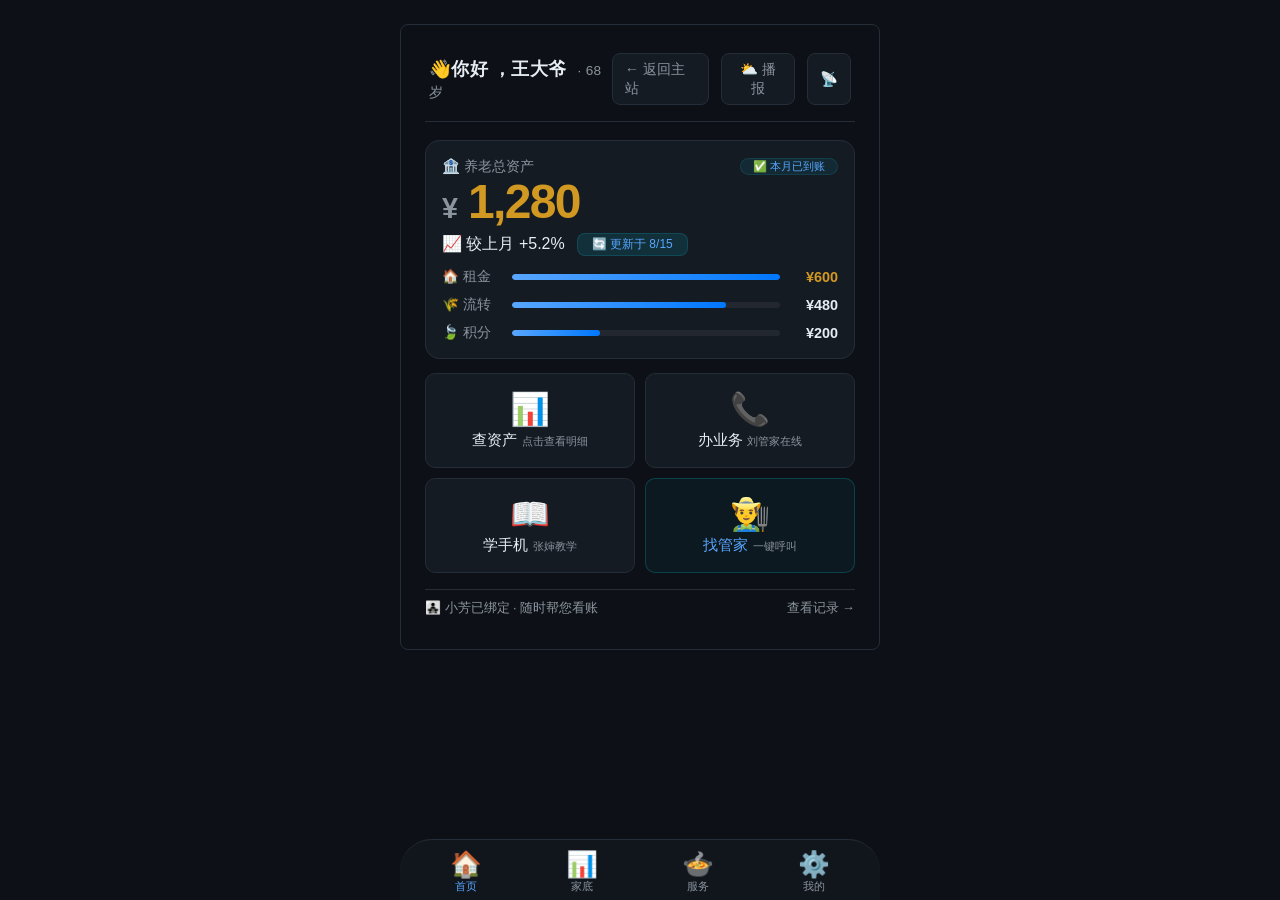
<file: elderly-demo/index.html>
<!DOCTYPE html>
<html lang="zh-CN">
<head>
    <meta charset="UTF-8" />
    <meta name="viewport" content="width=device-width, initial-scale=1.0, maximum-scale=1.5, user-scalable=yes" />
    <title>我的养老家</title>
    <style>
        /* ============================================================
               全局重置 & 科技感基础
               ============================================================ */
        * {
            margin: 0;
            padding: 0;
            box-sizing: border-box;
        }

        :root {
            --bg-primary: #0d1117;
            --bg-card: #151b23;
            --border-glass: #252d38;
            --text-primary: #e6edf3;
            --text-secondary: #8b949e;
            --text-muted: #6e7681;
            --accent-cyan: #58a6ff;
            --accent-gold: #d29922;
            --accent-rose: #f85149;
            --shadow-glow: 0 6px 20px rgba(0, 0, 0, 0.18);
            --radius-lg: 14px;
            --radius-md: 10px;
            --radius-sm: 8px;
        }

        html {
            font-size: 16px;
            -webkit-tap-highlight-color: transparent;
        }

        body {
            font-family: -apple-system, "Inter", "PingFang SC", "Helvetica Neue", sans-serif;
            background: var(--bg-primary);
            background-image: none;
            color: var(--text-primary);
            min-height: 100vh;
            display: flex;
            justify-content: center;
            align-items: flex-start;
            padding: 20px 12px 88px;
        }
        .app {
            max-width: 480px;
            width: 100%;
            background: var(--bg-primary);
            border-radius: 12px;
            position: relative;
            padding: 18px 16px 14px;
            border: 1px solid var(--border-glass);
        }
        .page {
            display: none;
            animation: fadeSlide 0.16s ease-out;
            contain: layout style;
        }
        .page.active {
            display: block;
        }

        @keyframes fadeSlide {
            0% {
                opacity: 0;
                transform: translateY(6px);
            }
            100% {
                opacity: 1;
                transform: translateY(0);
            }
        }
        .section-title {
            font-size: 1.35rem;
            font-weight: 650;
            color: var(--text-primary);
            margin-bottom: 1.2rem;
            display: flex;
            align-items: center;
            gap: 10px;
        }
        .section-title .badge {
            font-size: 0.7rem;
            background: rgba(0, 229, 255, 0.15);
            color: var(--accent-cyan);
            padding: 2px 12px;
            border-radius: 8px;
            -webkit-text-fill-color: var(--accent-cyan);
            border: 1px solid rgba(0, 229, 255, 0.2);
            font-weight: 500;
        }

        .glass-card {
            background: var(--bg-card);
            border: 1px solid var(--border-glass);
            border-radius: var(--radius-lg);
            padding: 16px;
            margin-bottom: 14px;
            transform: translateZ(0);
        }
        .glass-card:hover {
            border-color: #303a46;
        }

        .text-glow {
            text-shadow: none;
        }

        .flex-between {
            display: flex;
            justify-content: space-between;
            align-items: center;
        }
        .flex-center {
            display: flex;
            align-items: center;
            gap: 8px;
        }
        .gap-2 {
            gap: 12px;
        }
        .mt-1 {
            margin-top: 8px;
        }
        .mb-1 {
            margin-bottom: 8px;
        }
        .text-secondary {
            color: var(--text-secondary);
            font-size: 0.9rem;
        }
        .text-muted {
            color: var(--text-muted);
            font-size: 0.8rem;
        }
        .text-gold {
            color: var(--accent-gold);
        }
        .text-cyan {
            color: var(--accent-cyan);
        }
        .status-bar {
            display: flex;
            justify-content: space-between;
            align-items: center;
            padding: 0 4px 16px 4px;
            border-bottom: 1px solid var(--border-glass);
            margin-bottom: 18px;
        }
        .status-bar .user {
            font-weight: 600;
            font-size: 1.1rem;
            letter-spacing: 0.3px;
        }
        .status-bar .user span {
            color: var(--text-secondary);
            font-weight: 400;
            font-size: 0.85rem;
            margin-left: 6px;
        }
        .status-bar .actions {
            display: flex;
            gap: 12px;
        }
        .status-bar .actions .icon-btn {
            background: var(--bg-card);
            border: 1px solid var(--border-glass);
            border-radius: 8px;
            padding: 6px 12px;
            font-size: 0.9rem;
            color: var(--text-secondary);
            cursor: pointer;
            transition: background-color 0.15s, border-color 0.15s, transform 0.15s;
            font-family: inherit;
            display: flex;
            align-items: center;
            gap: 4px;
        }
        .status-bar .actions .icon-btn:active {
            transform: scale(0.94);
            background: rgba(0, 229, 255, 0.08);
        }
        .asset-hero .amount {
            font-size: 3rem;
            font-weight: 750;
            letter-spacing: -0.035em;
            color: var(--accent-gold);
            line-height: 1.1;
        }
        .asset-hero .amount .cur {
            font-size: 1.8rem;
            font-weight: 600;
            -webkit-text-fill-color: var(--text-secondary);
        }
        .asset-hero .sub {
            display: flex;
            align-items: center;
            gap: 12px;
            margin-top: 4px;
            flex-wrap: wrap;
        }
        .asset-hero .sub .tag {
            background: rgba(0, 229, 255, 0.1);
            border: 1px solid rgba(0, 229, 255, 0.15);
            border-radius: 8px;
            padding: 2px 14px;
            font-size: 0.75rem;
            color: var(--accent-cyan);
        }

        /* 收益条 */
        .income-bars {
            display: flex;
            flex-direction: column;
            gap: 10px;
            margin-top: 12px;
        }
        .income-bars .bar-item {
            display: flex;
            align-items: center;
            gap: 10px;
        }
        .income-bars .bar-item .label {
            min-width: 60px;
            font-size: 0.85rem;
            color: var(--text-secondary);
            display: flex;
            align-items: center;
            gap: 4px;
        }
        .income-bars .bar-item .track {
            flex: 1;
            height: 6px;
            background: rgba(255, 255, 255, 0.06);
            border-radius: 10px;
            overflow: hidden;
        }
        .income-bars .bar-item .track .fill {
            height: 100%;
            border-radius: 10px;
            background: linear-gradient(90deg, var(--accent-cyan), #0077ff);
            width: 0%;
            transition: width 1s ease;
        }
        .income-bars .bar-item .value {
            min-width: 48px;
            text-align: right;
            font-weight: 600;
            font-size: 0.9rem;
            color: var(--text-primary);
        }
        .income-bars .bar-item .value.gold {
            color: var(--accent-gold);
        }

        /* 快捷格 */
        .quick-grid {
            display: grid;
            grid-template-columns: 1fr 1fr;
            gap: 10px;
            margin-top: 4px;
        }
        .quick-grid .q-item {
            background: var(--bg-card);
            border: 1px solid var(--border-glass);
            border-radius: var(--radius-md);
            padding: 16px 10px;
            text-align: center;
            cursor: pointer;
            transition: transform 0.12s ease;
            will-change: transform;
            -webkit-tap-highlight-color: transparent;
        }
        .quick-grid .q-item:active {
            transform: scale(0.96);
            background: rgba(0, 229, 255, 0.04);
            border-color: rgba(0, 229, 255, 0.2);
        }
        .quick-grid .q-item .icon {
            font-size: 2rem;
            display: block;
            margin-bottom: 2px;
        }
        .quick-grid .q-item .title {
            font-size: 0.95rem;
            font-weight: 500;
        }
        .quick-grid .q-item .desc {
            font-size: 0.7rem;
            color: var(--text-secondary);
            margin-top: 2px;
        }
        .map-grid {
            display: grid;
            grid-template-columns: 1fr 1fr;
            gap: 10px;
        }
        .map-grid .plot {
            background: var(--bg-card);
            border: 1px solid var(--border-glass);
            border-radius: var(--radius-sm);
            padding: 14px 12px;
            cursor: pointer;
            transition: background-color 0.15s, border-color 0.15s, transform 0.15s;
            border-left: 3px solid var(--accent-cyan);
        }
        .map-grid .plot:active {
            transform: scale(0.97);
        }
        .map-grid .plot .p-title {
            font-weight: 600;
            display: flex;
            justify-content: space-between;
        }
        .map-grid .plot .p-title .status {
            font-size: 0.65rem;
            background: rgba(0, 229, 255, 0.1);
            color: var(--accent-cyan);
            padding: 0 10px;
            border-radius: 20px;
        }
        .map-grid .plot .p-detail {
            font-size: 0.8rem;
            color: var(--text-secondary);
            margin-top: 4px;
        }
        .map-grid .plot .p-detail .highlight {
            color: var(--accent-gold);
            font-weight: 600;
        }

        .income-list {
            display: flex;
            flex-direction: column;
            gap: 2px;
        }
        .income-list .i-row {
            display: grid;
            grid-template-columns: 1fr 0.8fr 1.2fr;
            padding: 12px 6px;
            border-bottom: 1px solid rgba(255, 255, 255, 0.04);
            font-size: 0.9rem;
            align-items: center;
        }
        .income-list .i-row:last-child {
            border-bottom: none;
        }
        .income-list .i-row .name {
            font-weight: 500;
        }
        .income-list .i-row .amount {
            font-weight: 700;
            color: var(--accent-gold);
        }
        .income-list .i-row .info {
            color: var(--text-secondary);
            font-size: 0.75rem;
            display: flex;
            align-items: center;
            gap: 6px;
            flex-wrap: wrap;
        }
        .income-list .i-row .info .dot {
            display: inline-block;
            width: 40px;
            height: 4px;
            background: rgba(255, 255, 255, 0.06);
            border-radius: 4px;
            overflow: hidden;
        }
        .income-list .i-row .info .dot .fill {
            height: 100%;
            background: var(--accent-cyan);
            border-radius: 4px;
        }
        .service-grid {
            display: grid;
            grid-template-columns: 1fr 1fr;
            gap: 12px;
        }
        .service-grid .s-card {
            background: var(--bg-card);
            border: 1px solid var(--border-glass);
            border-radius: var(--radius-md);
            padding: 16px 14px;
            cursor: pointer;
            transition: transform 0.12s ease;
            display: flex;
            flex-direction: column;
            gap: 6px;
            will-change: transform;
        }
        .service-grid .s-card:active {
            transform: scale(0.97);
            border-color: rgba(0, 229, 255, 0.2);
        }
        .service-grid .s-card .s-head {
            display: flex;
            justify-content: space-between;
            font-size: 0.8rem;
            color: var(--text-secondary);
        }
        .service-grid .s-card .s-head .manager {
            font-size: 0.65rem;
            background: rgba(255, 255, 255, 0.04);
            padding: 0 8px;
            border-radius: 20px;
        }
        .service-grid .s-card .s-title {
            font-weight: 600;
            font-size: 1.1rem;
        }
        .service-grid .s-card .s-body {
            font-size: 0.85rem;
            color: var(--text-secondary);
            display: flex;
            align-items: center;
            gap: 6px;
            flex-wrap: wrap;
        }
        .service-grid .s-card .s-body .price {
            color: var(--accent-gold);
            font-weight: 700;
            font-size: 1.2rem;
        }
        .service-grid .s-card .s-action {
            margin-top: 4px;
            background: rgba(0, 229, 255, 0.06);
            border: 1px solid rgba(0, 229, 255, 0.1);
            border-radius: 8px;
            padding: 6px 0;
            text-align: center;
            font-weight: 500;
            font-size: 0.85rem;
            color: var(--accent-cyan);
            transition: background-color 0.15s, border-color 0.15s, transform 0.15s;
        }
        .service-grid .s-card .s-action:active {
            background: rgba(0, 229, 255, 0.12);
        }
        .service-grid .s-card .s-action.primary {
            background: var(--accent-cyan);
            color: #fff;
            border: none;
        }
        .service-grid .s-card .s-action.primary:active {
            opacity: 0.7;
        }
        .profile-avatar {
            display: flex;
            align-items: center;
            gap: 16px;
            padding-bottom: 16px;
            border-bottom: 1px solid var(--border-glass);
            margin-bottom: 16px;
        }
        .profile-avatar .pic {
            width: 64px;
            height: 64px;
            border-radius: 50%;
            background: linear-gradient(135deg, var(--accent-cyan), #0077ff);
            display: flex;
            align-items: center;
            justify-content: center;
            font-size: 2rem;
            font-weight: 600;
            border: 2px solid rgba(0, 229, 255, 0.3);
        }
        .profile-avatar .info .name {
            font-size: 1.4rem;
            font-weight: 700;
        }
        .profile-avatar .info .sub {
            font-size: 0.8rem;
            color: var(--text-secondary);
        }

        .profile-menu {
            display: flex;
            flex-direction: column;
            gap: 6px;
        }
        .profile-menu .p-item {
            display: flex;
            justify-content: space-between;
            align-items: center;
            padding: 12px 12px;
            background: var(--bg-card);
            border: 1px solid var(--border-glass);
            border-radius: var(--radius-sm);
            cursor: pointer;
            transition: background-color 0.15s, border-color 0.15s, transform 0.15s;
        }
        .profile-menu .p-item:active {
            transform: scale(0.98);
        }
        .profile-menu .p-item .left {
            display: flex;
            align-items: center;
            gap: 12px;
            font-size: 0.95rem;
        }
        .profile-menu .p-item .right {
            font-size: 0.8rem;
            color: var(--text-secondary);
        }
        .profile-menu .p-item .right .badge {
            background: rgba(255, 77, 109, 0.15);
            color: var(--accent-rose);
            padding: 2px 10px;
            border-radius: 30px;
            font-size: 0.7rem;
            border: 1px solid rgba(255, 77, 109, 0.1);
        }
        .bottom-nav {
            position: fixed;
            bottom: 0;
            left: 50%;
            transform: translateX(-50%) translateZ(0);
            max-width: 480px;
            width: 100%;
            background: #11161d;
            border-top: 1px solid var(--border-glass);
            display: flex;
            justify-content: space-around;
            padding: 6px 8px env(safe-area-inset-bottom, 12px) 8px;
            border-radius: 12px 12px 0 0;
            z-index: 100;
            contain: layout style paint;
        }
        .bottom-nav .nav-item {
            background: transparent;
            border: none;
            color: var(--text-secondary);
            display: flex;
            flex-direction: column;
            align-items: center;
            gap: 1px;
            padding: 6px 12px;
            border-radius: 8px;
            cursor: pointer;
            transition: background-color 0.15s, border-color 0.15s, transform 0.15s;
            font-family: inherit;
            font-size: 0.7rem;
            -webkit-tap-highlight-color: transparent;
            min-width: 56px;
        }
        .bottom-nav .nav-item .icon {
            font-size: 1.6rem;
            line-height: 1;
        }
        .bottom-nav .nav-item.active {
            color: var(--accent-cyan);
        }
        .bottom-nav .nav-item:active {
            transform: scale(0.92);
        }
        .toast {
            position: fixed;
            bottom: 120px;
            left: 50%;
            transform: translateX(-50%) translateY(20px) translateZ(0);
            background: rgba(0, 0, 0, 0.92);
            border: 1px solid rgba(255, 255, 255, 0.06);
            color: #fff;
            padding: 12px 24px;
            border-radius: 8px;
            font-size: 0.95rem;
            font-weight: 500;
            z-index: 200;
            opacity: 0;
            transition: opacity 0.16s ease, transform 0.16s ease;
            pointer-events: none;
            max-width: 90%;
            text-align: center;
            will-change: transform, opacity;
        }
        .toast.show {
            opacity: 1;
            transform: translateX(-50%) translateY(0) translateZ(0);
        }
        @media (max-width: 420px) {
            .app {
                padding: 12px 10px;
            }
            .asset-hero .amount {
                font-size: 2.6rem;
            }
            .quick-grid {
                gap: 8px;
            }
            .service-grid {
                gap: 8px;
            }
            .income-list .i-row {
                grid-template-columns: 1fr 0.7fr 1fr;
                font-size: 0.8rem;
            }
        }
        @media (min-width: 600px) {
            body {
                padding: 24px 24px 100px 24px;
            }
            .app {
                border-radius: 8px;
                padding: 28px 24px;
            }
            .bottom-nav {
                border-radius: 32px 32px 0 0;
            }
        }
    </style>
</head>
<body>

    <div class="app" id="app">

        <!-- ===== 顶部状态栏（全局） ===== -->
        <div class="status-bar">
            <div class="user">👋你好 ，王大爷 <span>· 68岁</span></div>
            <div class="actions">
                <a href="../index.html" class="icon-btn" style="text-decoration:none;">← 返回主站</a>
                <button class="icon-btn" onclick="showToast('🔊今天多云，记得多晒太阳')">⛅ 播报</button>
                <button class="icon-btn" onclick="showToast('📡 信号稳定 · 子女已连接')">📡</button>
            </div>
        </div>

        <!-- ============================================================ -->
        <!-- 页面1：首页 -->
        <!-- ============================================================ -->
        <div class="page active" id="page-home">
            <!-- 资产卡片 -->
            <div class="glass-card asset-hero">
                <div class="flex-between">
                    <span class="text-secondary" style="font-weight:500;">🏦 养老总资产</span>
                    <span class="tag" style="background:rgba(0,229,255,0.08);border:1px solid rgba(0,229,255,0.1);border-radius:40px;padding:0 12px;font-size:0.7rem;color:var(--accent-cyan);">✅ 本月已到账</span>
                </div>
                <div class="amount">
                    <span class="cur">¥</span> 1,280
                </div>
                <div class="sub">
                    <span>📈 较上月 +5.2%</span>
                    <span class="tag">🔄 更新于 8/15</span>
                </div>

                <!-- 收益分解条 -->
                <div class="income-bars">
                    <div class="bar-item">
                        <span class="label">🏠 租金</span>
                        <div class="track"><div class="fill" style="width:100%;"></div></div>
                        <span class="value gold">¥600</span>
                    </div>
                    <div class="bar-item">
                        <span class="label">🌾 流转</span>
                        <div class="track"><div class="fill" style="width:80%;"></div></div>
                        <span class="value">¥480</span>
                    </div>
                    <div class="bar-item">
                        <span class="label">🍃 积分</span>
                        <div class="track"><div class="fill" style="width:33%;"></div></div>
                        <span class="value">¥200</span>
                    </div>
                </div>
            </div>

            <!-- 快捷功能区 -->
            <div class="quick-grid">
                <div class="q-item" onclick="showToast('📊 资产明细：宅基地 ¥600 · 流转 ¥480 · 积分 ¥200')">
                    <span class="icon">📊</span>
                    <span class="title">查资产</span>
                    <span class="desc">点击查看明细</span>
                </div>
                <div class="q-item" onclick="showToast('📞 刘管家 14:00-16:00 可上门')">
                    <span class="icon">📞</span>
                    <span class="title">办业务</span>
                    <span class="desc">刘管家在线</span>
                </div>
                <div class="q-item" onclick="showToast('📖 张婶教您用手机领钱（温馨提示，关注官方网站，注意防骗）')">
                    <span class="icon">📖</span>
                    <span class="title">学手机</span>
                    <span class="desc">张婶教学</span>
                </div>
                <div class="q-item" style="border-color:rgba(0,229,255,0.2);background:rgba(0,229,255,0.04);" onclick="showToast('📞 正在呼叫本村管家...')">
                    <span class="icon">👨‍🌾</span>
                    <span class="title" style="color:var(--accent-cyan);">找管家</span>
                    <span class="desc">一键呼叫</span>
                </div>
            </div>

            <!-- 底部提示 -->
            <div style="margin-top:16px;padding:10px 0 4px;border-top:1px solid var(--border-glass);display:flex;justify-content:space-between;align-items:center;font-size:0.8rem;color:var(--text-secondary);">
                <span>👨‍👧‍👧 小芳已绑定 · 随时帮您看账</span>
                <span style="cursor:pointer;" onclick="showToast('📋 小芳昨天帮您查了收益')">查看记录 →</span>
            </div>
        </div>

        <!-- ============================================================ -->
        <!-- 页面2：资产页 -->
        <!-- ============================================================ -->
        <div class="page" id="page-asset">
            <div class="section-title">
                📡 我的家底
                <span class="badge">🔒 区块链</span>
            </div>

            <!-- 数字地图 -->
            <div class="glass-card" style="padding:14px;">
                <div style="display:flex;justify-content:space-between;font-size:0.8rem;color:var(--text-secondary);margin-bottom:10px;">
                    <span>🗺️ 数字村地图</span>
                    <span style="font-size:0.7rem;">双指滑动查看</span>
                </div>
                <div class="map-grid">
                    <div class="plot" onclick="showToast('🏠 西头老宅 120㎡ · 信托中 · 年收益+¥600')">
                        <div class="p-title">
                            <span>🏠 西头老宅</span>
                            <span class="status">信托中</span>
                        </div>
                        <div class="p-detail">120㎡ · <span class="highlight">+¥600/年</span></div>
                        <div style="font-size:0.6rem;color:var(--text-muted);margin-top:4px;">🔒 存证于 0x...7f2a</div>
                    </div>
                    <div class="plot" onclick="showToast('🌾 东头耕地 3.2亩 · 信托中 · 年收益+¥480')">
                        <div class="p-title">
                            <span>🌾 东头耕地</span>
                            <span class="status">信托中</span>
                        </div>
                        <div class="p-detail">3.2亩 · <span class="highlight">+¥480/年</span></div>
                        <div style="font-size:0.6rem;color:var(--text-muted);margin-top:4px;">🔒 存证于 0x...b3d1</div>
                    </div>
                </div>
            </div>

            <!-- 收益明细 -->
            <div class="glass-card" style="padding:12px 12px 6px;">
                <div style="font-weight:600;margin-bottom:6px;font-size:1rem;">📊 收益明细</div>
                <div class="income-list">
                    <div class="i-row">
                        <span class="name">🏠 宅基地</span>
                        <span class="amount">¥600</span>
                        <span class="info"><span class="dot"><span class="fill" style="width:100%;"></span></span> 100% · 合同剩2年</span>
                    </div>
                    <div class="i-row">
                        <span class="name">🌾 土地流转</span>
                        <span class="amount">¥480</span>
                        <span class="info"><span class="dot"><span class="fill" style="width:80%;"></span></span> 80% · 9/15再发</span>
                    </div>
                    <div class="i-row">
                        <span class="name">🍃 绿色积分</span>
                        <span class="amount">¥200</span>
                        <span class="info"><span class="dot"><span class="fill" style="width:50%;"></span></span> 50% · 可攒100分</span>
                    </div>
                </div>
                <div style="display:flex;justify-content:space-between;align-items:center;padding:8px 4px 0;border-top:1px solid var(--border-glass);margin-top:6px;font-size:0.8rem;color:var(--text-secondary);">
                    <span>📅 下次发薪: <strong style="color:var(--accent-gold);">3天</strong></span>
                    <span style="cursor:pointer;color:var(--accent-cyan);" onclick="showToast('🎥 王叔，您的合同一切正常，放心！')">▶ 管家确认</span>
                </div>
            </div>
        </div>

        <!-- ============================================================ -->
        <!-- 页面3：服务页 -->
        <!-- ============================================================ -->
        <div class="page" id="page-service">
            <div class="section-title">
                🍲 身边服务
                <span class="badge">实时</span>
            </div>

            <div class="service-grid">
                <!-- 食堂 -->
                <div class="s-card" onclick="showSteps()">
                    <div class="s-head"><span>🍚 养老食堂</span><span class="manager">刘管家</span></div>
                    <div class="s-body"><span class="price">¥3</span> 炖白菜 · 今日推荐</div>
                    <div class="s-action primary" onclick="event.stopPropagation();showToast('📷 人脸扫描中...')">👆 按这里吃饭</div>
                </div>
                <!-- 床位 -->
                <div class="s-card" onclick="showToast('🏥 康养床位预约')">
                    <div class="s-head"><span>🛏️ 康养床位</span><span class="manager">刘管家</span></div>
                    <div class="s-body"><span style="color:var(--accent-cyan);">●</span> 有空位 · 1天=2斤玉米</div>
                    <div class="s-action" onclick="event.stopPropagation();showToast('📅 选择日期预约')">📅 预约</div>
                </div>
                <!-- 积分 -->
                <div class="s-card" onclick="showToast('♻️ 绿色积分兑换')">
                    <div class="s-head"><span>♻️ 绿色积分</span><span class="manager">刘管家</span></div>
                    <div class="s-body">再交 <span style="color:var(--accent-gold);">1次秸秆</span> 换洗衣粉</div>
                    <div class="s-action" onclick="event.stopPropagation();showToast('🎁 兑换成功！')">🎁 现在换</div>
                </div>
                <!-- 活动 -->
                <div class="s-card" onclick="showToast('🎉 乡村活动')">
                    <div class="s-head"><span>🎉 乡村活动</span><span class="manager">刘管家</span></div>
                    <div class="s-body">🎤 广场舞 · 💊 义诊</div>
                    <div class="s-action" onclick="event.stopPropagation();showToast('👥 张婶已报名')">📋 查看</div>
                </div>
            </div>

            <!-- 步骤提示 -->
            <div class="glass-card" style="padding:12px 16px;margin-top:4px;border-color:rgba(0,229,255,0.1);">
                <div style="display:flex;justify-content:space-between;font-size:0.8rem;color:var(--text-secondary);">
                    <span>📖 操作指南</span>
                    <span style="color:var(--accent-cyan);">1. 按按钮 → 2. 扫人脸 → 3. 完成</span>
                </div>
            </div>
        </div>

        <!-- ============================================================ -->
        <!-- 页面4：个人中心 -->
        <!-- ============================================================ -->
        <div class="page" id="page-profile">
            <div class="profile-avatar">
                <div class="pic">👴</div>
                <div class="info">
                    <div class="name">王大爷</div>
                    <div class="sub">🌟 已认证 · 智慧养老会员</div>
                </div>
            </div>

            <div class="profile-menu">
                <div class="p-item" onclick="showToast('👨‍👧‍👧 小芳已同步 · 教学二维码已生成')">
                    <span class="left">👨‍👧‍👧 亲情账户</span>
                    <span class="right">小芳已同步 →</span>
                </div>
                <div class="p-item" onclick="showToast('📅 预约刘管家见面')">
                    <span class="left">👨‍🌾 我的管家</span>
                    <span class="right">刘建国 · 3年 →</span>
                </div>
                <div class="p-item" onclick="showToast('🔍 大字模式已切换')">
                    <span class="left">🔍 显示模式</span>
                    <span class="right">大字 / 语音</span>
                </div>
                <div class="p-item" style="border-color:rgba(255,77,109,0.1);" onclick="showToast('📞 正在呼叫紧急联系人...')">
                    <span class="left">🛡️ 安全中心</span>
                    <span class="right"><span class="badge">紧急</span> 一键呼叫</span>
                </div>
            </div>

            <div style="margin-top:20px;text-align:center;">
                <button class="icon-btn" style="background:rgba(0,229,255,0.05);border:1px solid rgba(0,229,255,0.1);color:var(--accent-cyan);padding:10px 28px;border-radius:60px;font-size:1rem;font-weight:500;cursor:pointer;font-family:inherit;" onclick="switchPage('home')">
                    🏠 返回首页
                </button>
            </div>
        </div>

        <!-- ===== Toast ===== -->
        <div class="toast" id="toast"></div>

        <!-- ===== 底部导航 ===== -->
        <nav class="bottom-nav">
            <button class="nav-item active" data-page="home" onclick="switchPage('home')">
                <span class="icon">🏠</span>
                <span>首页</span>
            </button>
            <button class="nav-item" data-page="asset" onclick="switchPage('asset')">
                <span class="icon">📊</span>
                <span>家底</span>
            </button>
            <button class="nav-item" data-page="service" onclick="switchPage('service')">
                <span class="icon">🍲</span>
                <span>服务</span>
            </button>
            <button class="nav-item" data-page="profile" onclick="switchPage('profile')">
                <span class="icon">⚙️</span>
                <span>我的</span>
            </button>
        </nav>
    </div>

    <script>
        // ================================================================
        // 页面切换
        // ================================================================
        function switchPage(pageId) {
            document.querySelectorAll('.page').forEach(p => p.classList.remove('active'));
            const target = document.getElementById('page-' + pageId);
            if (target) target.classList.add('active');

            document.querySelectorAll('.nav-item').forEach(item => {
                item.classList.toggle('active', item.dataset.page === pageId);
            });
            window.scrollTo({ top: 0, behavior: 'instant' });
        }

        // ================================================================
        // Toast 提示
        // ================================================================
        let toastTimer;

        function showToast(msg) {
            const el = document.getElementById('toast');
            el.textContent = msg;
            el.classList.add('show');
            clearTimeout(toastTimer);
            toastTimer = setTimeout(() => el.classList.remove('show'), 2200);
        }

        // ================================================================
        // 服务步骤高亮
        // ================================================================
        function showSteps() {
            showToast('📖 1.按红色按钮 → 2.对准人脸 → 3.听到"滴"声');
            const guide = document.querySelector('.glass-card:last-child');
            if (guide) {
                guide.style.borderColor = 'var(--accent-cyan)';
                guide.style.background = 'rgba(0,229,255,0.04)';
                setTimeout(() => {
                    guide.style.borderColor = 'rgba(0,229,255,0.1)';
                    guide.style.background = 'var(--bg-card)';
                }, 600);
            }
        }

        // ================================================================
        // 初始化：动态加载完成
        // ================================================================
        console.log('🚀 我的养老家 · 智享版');
        // 收益条动画：用 rAF 避免 layout thrashing
        requestAnimationFrame(function () {
            document.querySelectorAll('.bar-item .fill').forEach(function (el) {
                var w = el.style.width;
                el.style.width = '0%';
                requestAnimationFrame(function () {
                    requestAnimationFrame(function () {
                        el.style.width = w;
                    });
                });
            });
        });
    </script>

</body>
</html>
</file>
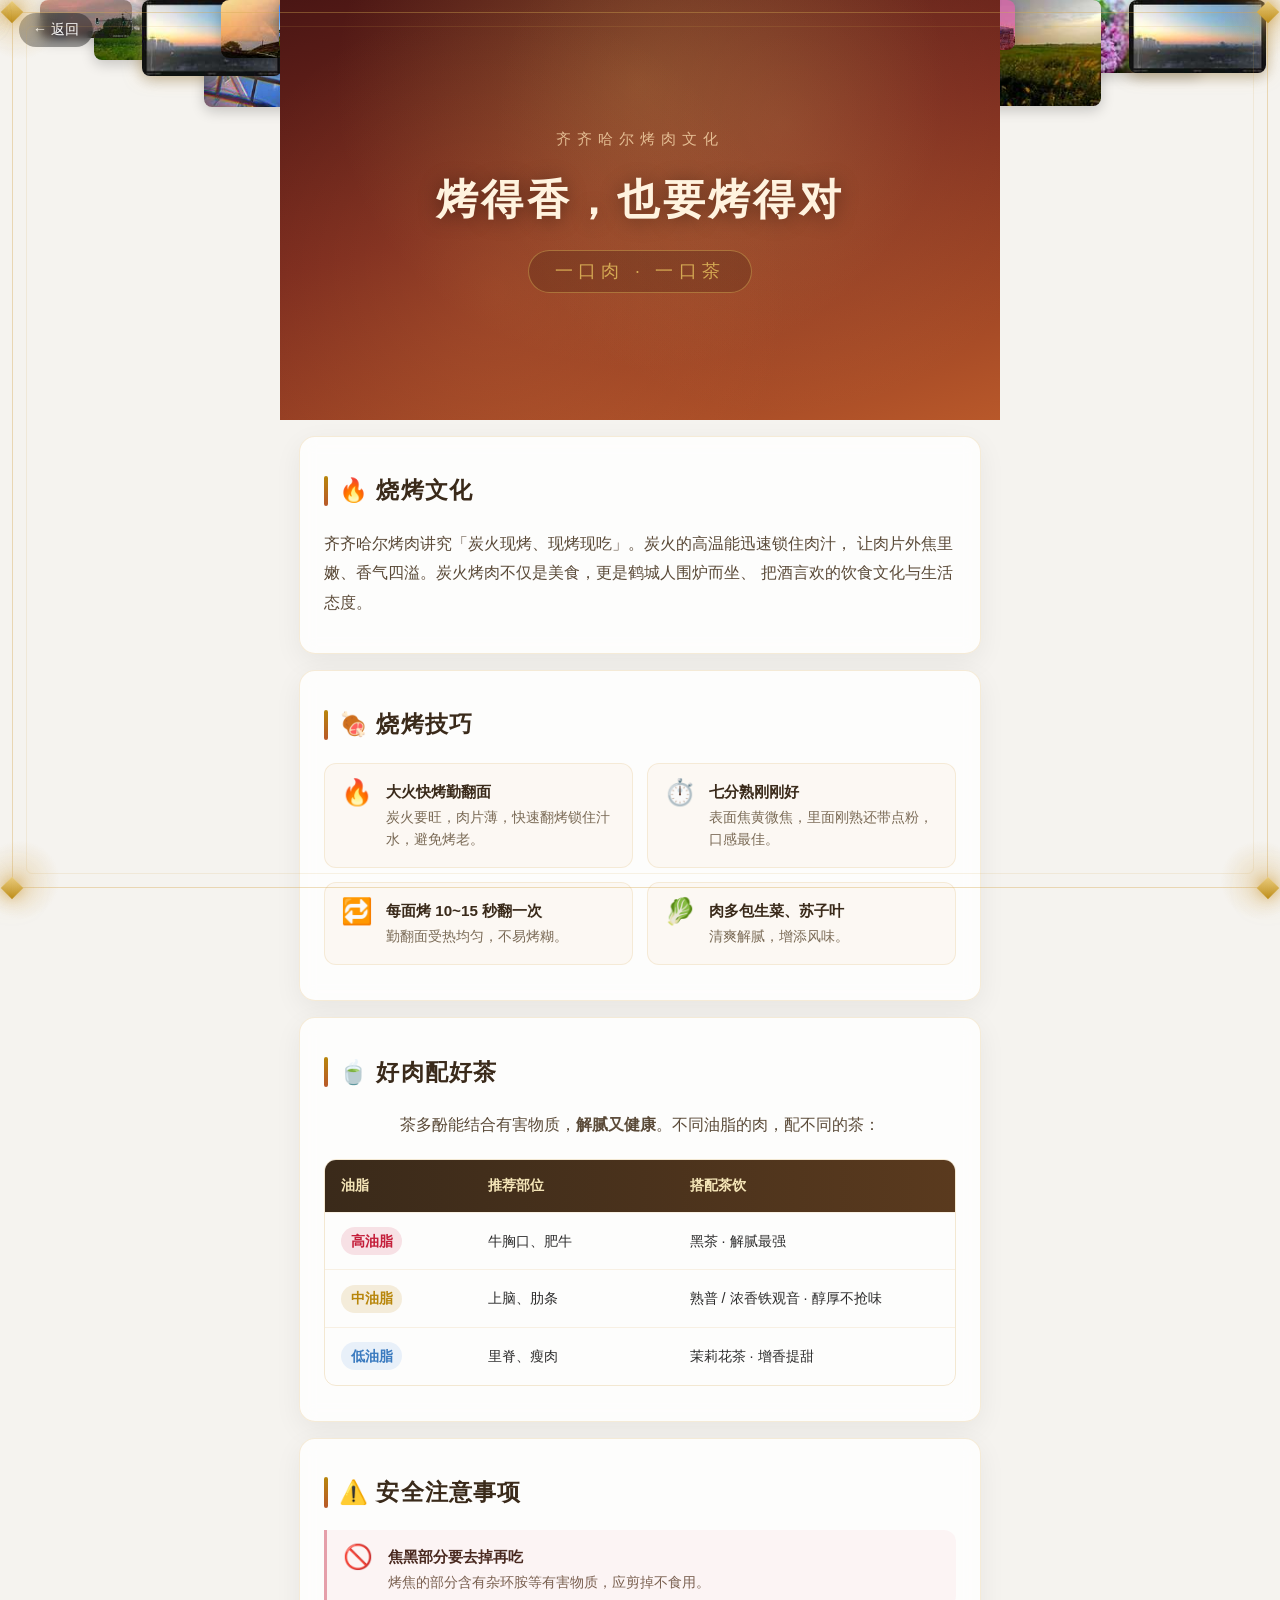
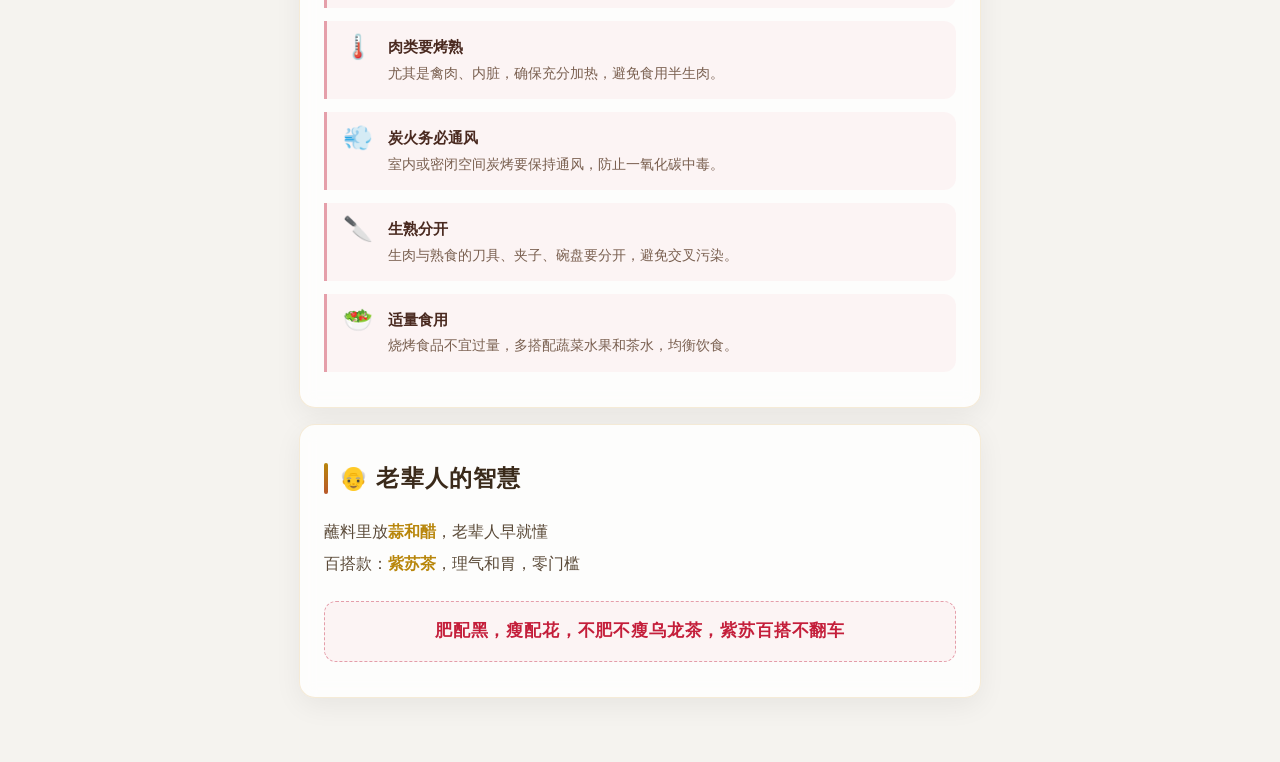
<file: bbq-culture.html>
<!DOCTYPE html>
<html lang="zh-CN">
<head>
  <meta charset="UTF-8">
  <meta name="viewport" content="width=device-width, initial-scale=1.0">
  <title>齐齐哈尔烤肉文化 · 安全指南</title>
  <link rel="stylesheet" href="css/global.css">
  <link rel="stylesheet" href="css/bbq.css">
  <link rel="stylesheet" href="css/transition.css">
  <link rel="stylesheet" href="css/falling.css">
  <link rel="stylesheet" href="css/border.css">
  <link rel="stylesheet" href="css/ripple.css">
</head>
<body>

  <!-- 灵动边框线 -->
  <div class="page-border">
    <div class="frame frame-outer"></div>
    <div class="frame frame-inner"></div>
    <span class="edge edge-h edge-top"></span>
    <span class="edge edge-h edge-bottom"></span>
    <span class="edge edge-v edge-left"></span>
    <span class="edge edge-v edge-right"></span>
    <span class="corner-diamond cd-tl"></span>
    <span class="corner-diamond cd-tr"></span>
    <span class="corner-diamond cd-bl"></span>
    <span class="corner-diamond cd-br"></span>
    <span class="corner-glow cg-tl"></span>
    <span class="corner-glow cg-tr"></span>
    <span class="corner-glow cg-bl"></span>
    <span class="corner-glow cg-br"></span>
    <span class="comet comet-h ch-1"></span>
    <span class="comet comet-h ch-2"></span>
    <span class="comet comet-h ch-3"></span>
    <span class="comet comet-h ch-4 ch-bottom"></span>
    <span class="comet comet-v cv-1"></span>
    <span class="comet comet-v cv-2 cv-right"></span>
  </div>

  <!-- 页面转场帷幕 -->
  <div id="page-trans-overlay" class="page-trans-overlay">
    <div class="trans-curtain left"></div>
    <div class="trans-curtain right"></div>
    <div class="trans-glow-line"></div>
    <div class="trans-seal">
      <div class="seal-glow"></div>
      <div class="seal-ring r1"></div>
      <div class="seal-ring r2"></div>
      <div class="seal-ring r3"></div>
      <div class="seal-diamond"></div>
      <div class="seal-core">✦</div>
    </div>
    <div class="trans-sparkles"></div>
  </div>

  <div class="bbq-container">
    <div class="bbq-header">
      <a id="bbq-back" class="back-btn">← 返回</a>
    </div>

    <!-- 封面 -->
    <div class="bbq-hero">
      <div class="bbq-hero-overlay"></div>
      <div class="bbq-hero-content">
        <p class="bbq-hero-sub">齐齐哈尔烤肉文化</p>
        <h1 class="bbq-hero-title">烤得香，也要烤得对</h1>
        <p class="bbq-hero-tag">一口肉 · 一口茶</p>
      </div>
    </div>

    <!-- 烧烤文化 -->
    <section class="bbq-section">
      <h2 class="bbq-h2">🔥 烧烤文化</h2>
      <p class="bbq-p">
        齐齐哈尔烤肉讲究「炭火现烤、现烤现吃」。炭火的高温能迅速锁住肉汁，
        让肉片外焦里嫩、香气四溢。炭火烤肉不仅是美食，更是鹤城人围炉而坐、
        把酒言欢的饮食文化与生活态度。
      </p>
    </section>

    <!-- 烧烤技巧 -->
    <section class="bbq-section">
      <h2 class="bbq-h2">🍖 烧烤技巧</h2>
      <div class="bbq-tips">
        <div class="tip-card">
          <span class="tip-icon">🔥</span>
          <div>
            <strong>大火快烤勤翻面</strong>
            <p>炭火要旺，肉片薄，快速翻烤锁住汁水，避免烤老。</p>
          </div>
        </div>
        <div class="tip-card">
          <span class="tip-icon">⏱️</span>
          <div>
            <strong>七分熟刚刚好</strong>
            <p>表面焦黄微焦，里面刚熟还带点粉，口感最佳。</p>
          </div>
        </div>
        <div class="tip-card">
          <span class="tip-icon">🔁</span>
          <div>
            <strong>每面烤 10~15 秒翻一次</strong>
            <p>勤翻面受热均匀，不易烤糊。</p>
          </div>
        </div>
        <div class="tip-card">
          <span class="tip-icon">🥬</span>
          <div>
            <strong>肉多包生菜、苏子叶</strong>
            <p>清爽解腻，增添风味。</p>
          </div>
        </div>
      </div>
    </section>

    <!-- 好肉配好茶 -->
    <section class="bbq-section">
      <h2 class="bbq-h2">🍵 好肉配好茶</h2>
      <p class="bbq-p bbq-center">
        茶多酚能结合有害物质，<strong>解腻又健康</strong>。不同油脂的肉，配不同的茶：
      </p>
      <div class="tea-table">
        <div class="tea-row tea-head">
          <span>油脂</span><span>推荐部位</span><span>搭配茶饮</span>
        </div>
        <div class="tea-row">
          <span class="fat high">高油脂</span><span>牛胸口、肥牛</span><span>黑茶 · 解腻最强</span>
        </div>
        <div class="tea-row">
          <span class="fat mid">中油脂</span><span>上脑、肋条</span><span>熟普 / 浓香铁观音 · 醇厚不抢味</span>
        </div>
        <div class="tea-row">
          <span class="fat low">低油脂</span><span>里脊、瘦肉</span><span>茉莉花茶 · 增香提甜</span>
        </div>
      </div>
    </section>

    <!-- 安全注意事项 -->
    <section class="bbq-section">
      <h2 class="bbq-h2">⚠️ 安全注意事项</h2>
      <div class="bbq-safety">
        <div class="safety-item">
          <span class="safety-icon">🚫</span>
          <div>
            <strong>焦黑部分要去掉再吃</strong>
            <p>烤焦的部分含有杂环胺等有害物质，应剪掉不食用。</p>
          </div>
        </div>
        <div class="safety-item">
          <span class="safety-icon">🌡️</span>
          <div>
            <strong>肉类要烤熟</strong>
            <p>尤其是禽肉、内脏，确保充分加热，避免食用半生肉。</p>
          </div>
        </div>
        <div class="safety-item">
          <span class="safety-icon">💨</span>
          <div>
            <strong>炭火务必通风</strong>
            <p>室内或密闭空间炭烤要保持通风，防止一氧化碳中毒。</p>
          </div>
        </div>
        <div class="safety-item">
          <span class="safety-icon">🔪</span>
          <div>
            <strong>生熟分开</strong>
            <p>生肉与熟食的刀具、夹子、碗盘要分开，避免交叉污染。</p>
          </div>
        </div>
        <div class="safety-item">
          <span class="safety-icon">🥗</span>
          <div>
            <strong>适量食用</strong>
            <p>烧烤食品不宜过量，多搭配蔬菜水果和茶水，均衡饮食。</p>
          </div>
        </div>
      </div>
    </section>

    <!-- 老辈人的智慧 -->
    <section class="bbq-section bbq-final">
      <h2 class="bbq-h2">👴 老辈人的智慧</h2>
      <div class="bbq-wisdom">
        <p class="wisdom-line">蘸料里放<strong>蒜和醋</strong>，老辈人早就懂</p>
        <p class="wisdom-line">百搭款：<strong>紫苏茶</strong>，理气和胃，零门槛</p>
      </div>
      <div class="bbq-motto">
        肥配黑，瘦配花，不肥不瘦乌龙茶，紫苏百搭不翻车
      </div>
    </section>
  </div>

  <script src="js/falling-photos.js"></script>
  <script src="js/falling-effect.js"></script>
  <script src="js/ripple.js"></script>
  <script src="js/transition.js"></script>
  <script>
    // 返回按钮：用浏览器历史回退，支持多级返回
    (function () {
      var btn = document.getElementById('bbq-back');
      if (!btn) return;
      btn.addEventListener('click', function (e) {
        e.preventDefault();
        if (history.length > 1) {
          history.back();
        } else {
          window.location.href = 'index.html';
        }
      });
    })();
  </script>
</body>
</html>
</file>
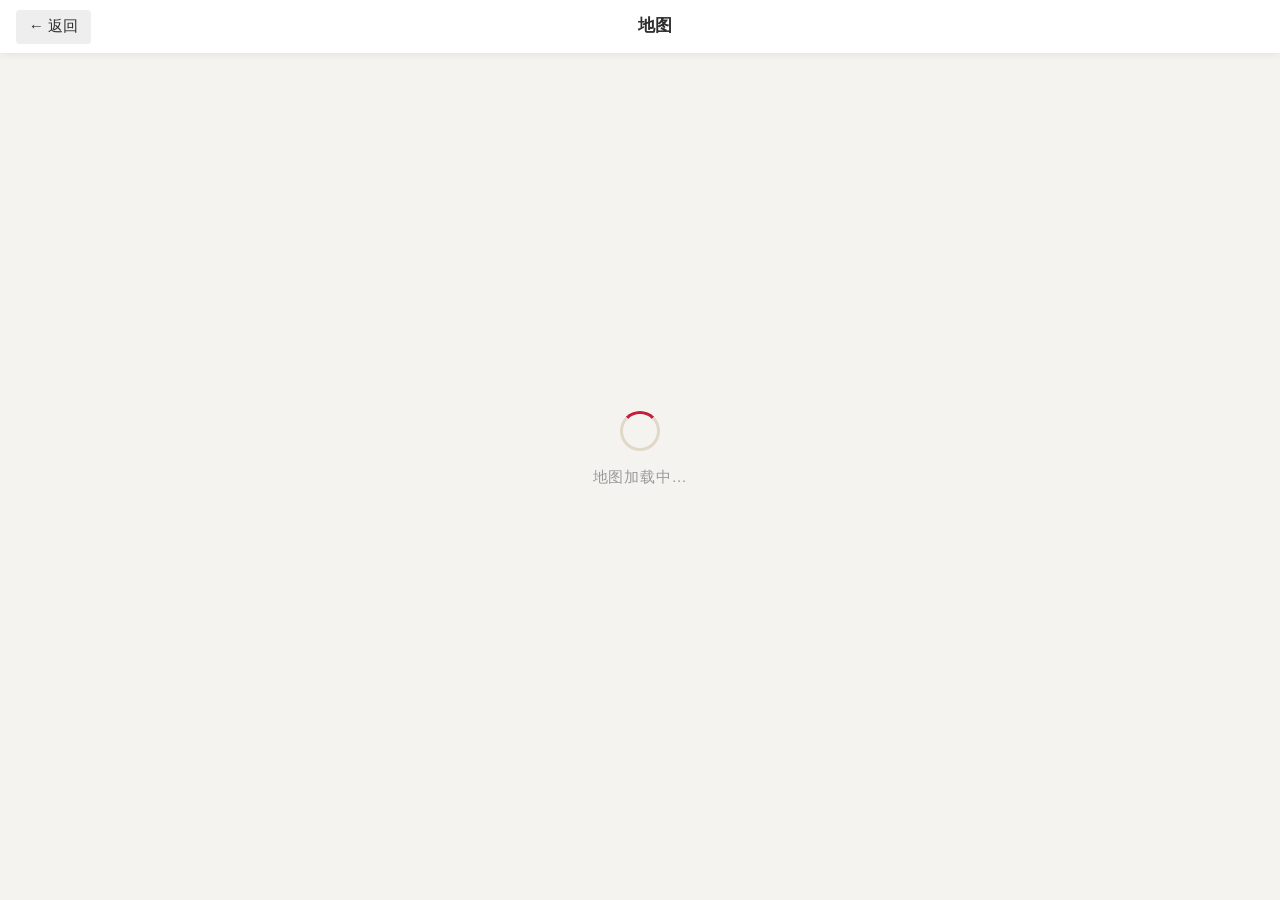
<file: map.html>
<!DOCTYPE html>
<html lang="zh-CN">
<head>
  <meta charset="UTF-8">
  <meta name="viewport" content="width=device-width, initial-scale=1.0">
  <title>齐齐哈尔文旅地图</title>
  <link rel="stylesheet" href="css/global.css">
  <link rel="stylesheet" href="css/map.css">
  <link rel="stylesheet" href="css/transition.css">
  <!-- 预连接高德 CDN，省 DNS+TCP+TLS -->
  <link rel="dns-prefetch" href="//webapi.amap.com">
  <link rel="preconnect" href="https://webapi.amap.com" crossorigin>
  <style>
    /* 地图加载指示器 */
    #map-loading {
      position: fixed;
      top: 0; left: 0; right: 0; bottom: 0;
      z-index: 999;
      background: var(--color-bg, #f5f3ef);
      display: flex;
      flex-direction: column;
      align-items: center;
      justify-content: center;
      transition: opacity 0.4s ease;
    }
    #map-loading.done {
      opacity: 0;
      pointer-events: none;
    }
    .loading-spin {
      width: 40px; height: 40px;
      border: 3px solid #e0d8c8;
      border-top-color: #c41e3a;
      border-radius: 50%;
      animation: spin 0.8s linear infinite;
      margin-bottom: 14px;
    }
    @keyframes spin { to { transform: rotate(360deg); } }
    #map-loading p {
      color: #999;
      font-size: 0.95rem;
      letter-spacing: 0.05em;
    }
  </style>
</head>
<body>

  <div id="map-loading">
    <div class="loading-spin"></div>
    <p>地图加载中…</p>
  </div>

  <!-- 页面转场帷幕 -->
  <div id="page-trans-overlay" class="page-trans-overlay">
    <div class="trans-curtain left"></div>
    <div class="trans-curtain right"></div>
    <div class="trans-glow-line"></div>
    <div class="trans-seal">
      <div class="seal-glow"></div>
      <div class="seal-ring r1"></div>
      <div class="seal-ring r2"></div>
      <div class="seal-ring r3"></div>
      <div class="seal-diamond"></div>
      <div class="seal-core">✦</div>
    </div>
    <div class="trans-sparkles"></div>
  </div>

  <header class="map-header">
    <a href="index.html" class="back-btn">← 返回</a>
    <span id="cur-title" class="map-title">地图</span>
    <span id="theme-badge" class="theme-badge">主题</span>
  </header>

  <div id="map"></div>

  <script src="js/data.js"></script>
  <script>
    // Amap 加载完成后回调
    window._onAMapReady = function () {
      var loading = document.getElementById('map-loading');
      if (loading) loading.classList.add('done');

      var script = document.createElement('script');
      script.src = 'js/map.js';
      document.body.appendChild(script);
    };
  </script>
  <script src="https://webapi.amap.com/maps?v=2.0&key=69038979c0b3e3048e7da03f63ab75a5&callback=_onAMapReady" async></script>
  <script src="js/transition.js"></script>
</body>
</html>
</file>
<file: css/global.css>
/* ===== 全局基础样式 ===== */

*,
*::before,
*::after {
  margin: 0;
  padding: 0;
  box-sizing: border-box;
}

:root {
  --color-bg:    #f5f3ef;
  --color-text:  #2c2c2c;
  --color-red:   #c41e3a;
  --color-gold:  #b8860b;
  --color-white: #fff;
  --color-card:  #fff;
  --radius: 8px;
  --shadow: 0 2px 12px rgba(0,0,0,0.08);
  --bg-photo: url("[data-uri]");
}

html {
  font-size: 16px;
  scroll-behavior: smooth;
}

body {
  font-family: "DengXian", "等线", "Noto Sans CJK SC", "PingFang SC", "Microsoft YaHei", sans-serif;
  background: var(--color-bg);
  color: var(--color-text);
  line-height: 1.6;
  min-height: 100vh;
}

a {
  color: inherit;
  text-decoration: none;
}

img {
  max-width: 100%;
  display: block;
}

button {
  cursor: pointer;
  border: none;
  font-family: inherit;
}
</file>
<file: css/bbq.css>
/* ===== 烧烤文化页 ===== */

.bbq-container {
  max-width: 720px;
  margin: 0 auto;
  padding-bottom: 3rem;
  position: relative;
  z-index: 1;
}

.bbq-header {
  position: fixed;
  top: 0;
  left: 0;
  right: 0;
  z-index: 100;
  display: flex;
  align-items: center;
  padding: 0.8rem 1.2rem;
  pointer-events: none;
}

.bbq-header .back-btn {
  pointer-events: auto;
  font-size: 0.9rem;
  background: rgba(0, 0, 0, 0.35);
  color: #fff;
  padding: 0.35rem 0.85rem;
  border-radius: 30px;
  transition: background 0.2s;
  backdrop-filter: blur(4px);
}

.bbq-header .back-btn:hover {
  background: rgba(0, 0, 0, 0.5);
}

/* ---- 封面 ---- */
.bbq-hero {
  position: relative;
  height: 420px;
  display: flex;
  align-items: center;
  justify-content: center;
  text-align: center;
  background:
    radial-gradient(ellipse at 50% 20%, rgba(212, 168, 83, 0.28) 0%, transparent 60%),
    linear-gradient(165deg, #4a1614 0%, #7a2a1e 45%, #b8582a 100%);
  overflow: hidden;
}

.bbq-hero-overlay {
  position: absolute;
  inset: 0;
  background:
    radial-gradient(circle at 30% 70%, rgba(255, 160, 80, 0.15) 0%, transparent 50%),
    radial-gradient(circle at 70% 30%, rgba(255, 200, 120, 0.12) 0%, transparent 50%);
}

.bbq-hero-content {
  position: relative;
  z-index: 1;
  padding: 0 1.5rem;
}

.bbq-hero-sub {
  font-size: 0.95rem;
  letter-spacing: 0.4em;
  color: rgba(255, 226, 180, 0.75);
  margin-bottom: 1rem;
}

.bbq-hero-title {
  font-size: 2.6rem;
  font-weight: 700;
  letter-spacing: 0.08em;
  color: #fff3df;
  margin-bottom: 1rem;
  text-shadow: 0 2px 20px rgba(0, 0, 0, 0.4);
}

.bbq-hero-tag {
  display: inline-block;
  font-size: 1.1rem;
  letter-spacing: 0.3em;
  color: #d4a853;
  padding: 0.4rem 1.6rem;
  border: 1px solid rgba(212, 168, 83, 0.5);
  border-radius: 30px;
  background: rgba(0, 0, 0, 0.15);
}

/* ---- 章节 ---- */
.bbq-section {
  padding: 2.2rem 1.5rem;
  margin: 1rem 1.2rem;
  background: rgba(255, 255, 255, 0.82);
  border: 1px solid rgba(212, 168, 83, 0.22);
  border-radius: 16px;
  box-shadow: 0 8px 28px rgba(0, 0, 0, 0.06);
  backdrop-filter: blur(8px);
}

.bbq-h2 {
  font-size: 1.45rem;
  font-weight: 700;
  color: #3a2a1a;
  margin-bottom: 1.2rem;
  letter-spacing: 0.05em;
  position: relative;
  padding-left: 0.9rem;
}

.bbq-h2::before {
  content: "";
  position: absolute;
  left: 0;
  top: 0.15em;
  bottom: 0.15em;
  width: 4px;
  border-radius: 2px;
  background: linear-gradient(180deg, var(--color-gold), #b8582a);
}

.bbq-p {
  font-size: 0.98rem;
  line-height: 1.9;
  color: #5a4a38;
}

.bbq-center {
  text-align: center;
}

/* ---- 技巧卡片 ---- */
.bbq-tips {
  display: grid;
  grid-template-columns: 1fr 1fr;
  gap: 0.9rem;
}

.tip-card {
  display: flex;
  align-items: flex-start;
  gap: 0.8rem;
  padding: 1rem;
  background: rgba(212, 168, 83, 0.06);
  border: 1px solid rgba(212, 168, 83, 0.18);
  border-radius: 12px;
}

.tip-icon {
  font-size: 1.6rem;
  line-height: 1;
}

.tip-card strong {
  display: block;
  font-size: 0.95rem;
  color: #3a2a1a;
  margin-bottom: 0.2rem;
}

.tip-card p {
  font-size: 0.85rem;
  color: #7a6a56;
  line-height: 1.6;
}

/* ---- 配茶表 ---- */
.tea-table {
  margin-top: 1.2rem;
  border-radius: 12px;
  overflow: hidden;
  border: 1px solid rgba(212, 168, 83, 0.25);
}

.tea-row {
  display: grid;
  grid-template-columns: 1fr 1.4fr 1.8fr;
  align-items: center;
  gap: 0.5rem;
  padding: 0.9rem 1rem;
  font-size: 0.9rem;
}

.tea-row + .tea-row {
  border-top: 1px solid rgba(212, 168, 83, 0.15);
}

.tea-head {
  background: linear-gradient(90deg, #3a2a1a, #5a3a1e);
  color: #f5e6b8;
  font-weight: 600;
}

.fat {
  font-weight: 700;
  padding: 0.15rem 0.6rem;
  border-radius: 20px;
  text-align: center;
  width: fit-content;
}

.fat.high { background: rgba(196, 30, 58, 0.12); color: #c41e3a; }
.fat.mid  { background: rgba(184, 134, 11, 0.14); color: #b8860b; }
.fat.low  { background: rgba(74, 144, 217, 0.12); color: #3a7abf; }

/* ---- 安全事项 ---- */
.bbq-safety {
  display: flex;
  flex-direction: column;
  gap: 0.8rem;
}

.safety-item {
  display: flex;
  align-items: flex-start;
  gap: 0.9rem;
  padding: 0.9rem 1rem;
  border-left: 3px solid rgba(196, 30, 58, 0.4);
  background: rgba(196, 30, 58, 0.04);
  border-radius: 0 12px 12px 0;
}

.safety-icon {
  font-size: 1.5rem;
  line-height: 1;
}

.safety-item strong {
  display: block;
  font-size: 0.95rem;
  color: #4a2a20;
  margin-bottom: 0.2rem;
}

.safety-item p {
  font-size: 0.85rem;
  color: #7a6050;
  line-height: 1.6;
}

/* ---- 老辈智慧 ---- */
.bbq-wisdom .wisdom-line {
  font-size: 0.98rem;
  color: #5a4a38;
  line-height: 2;
}

.bbq-wisdom strong {
  color: #b8860b;
}

.bbq-motto {
  margin-top: 1.4rem;
  text-align: center;
  font-size: 1.05rem;
  letter-spacing: 0.05em;
  color: #c41e3a;
  font-weight: 600;
  padding: 1rem;
  border: 1px dashed rgba(196, 30, 58, 0.4);
  border-radius: 12px;
  background: rgba(196, 30, 58, 0.04);
}

/* 移动端 */
@media (max-width: 640px) {
  .bbq-hero { height: 340px; }
  .bbq-hero-title { font-size: 2rem; }
  .bbq-tips { grid-template-columns: 1fr; }
  .tea-row { grid-template-columns: 1fr; gap: 0.3rem; }
  .tea-head { display: none; }
}
</file>
<file: css/transition.css>
/* ===== 页面转场：金印帷幕 (anime.js 驱动) ===== */

.page-trans-overlay {
  position: fixed;
  inset: 0;
  z-index: 10001;
  pointer-events: none;
}

/* ---- 帷幕面板（半透明照片背景） ---- */
.trans-curtain {
  position: absolute;
  top: 0;
  width: 50.1%;
  height: 100%;
  background-image: var(--bg-photo);
  background-size: 200% 100%;
  background-repeat: no-repeat;
  will-change: transform;
}

/* 半透明暗色遮罩 */
.trans-curtain::before {
  content: "";
  position: absolute;
  inset: 0;
  background: rgba(8, 8, 8, 0.5);
  pointer-events: none;
}

.trans-curtain.left  { left: 0;   transform: translateX(-100%); background-position: left center; }
.trans-curtain.right { right: 0;  transform: translateX(100%);  background-position: right center; }

/* ---- 金色中线 ---- */
.trans-glow-line {
  position: absolute;
  left: 50%;
  top: 0;
  transform: translateX(-50%);
  width: 3px;
  height: 100%;
  background: linear-gradient(
    to bottom,
    transparent 0%,
    rgba(212,168,83,0.15) 15%,
    #d4a853 45%,
    #f5e6b8 50%,
    #d4a853 55%,
    rgba(212,168,83,0.15) 85%,
    transparent 100%
  );
  opacity: 0;
  box-shadow: 0 0 24px rgba(212,168,83,0.6), 0 0 60px rgba(212,168,83,0.25);
  filter: blur(0.5px);
}

/* ---- 金印徽章（金色曼陀罗） ---- */
.trans-seal {
  position: absolute;
  left: 50%;
  top: 50%;
  transform: translate(-50%, -50%) scale(0);
  width: 140px;
  height: 140px;
  opacity: 0;
  pointer-events: none;
}

/* 中心星芒 */
.seal-core {
  position: absolute;
  left: 50%;
  top: 50%;
  transform: translate(-50%, -50%);
  font-size: 2rem;
  color: #f5e6b8;
  text-shadow: 0 0 20px rgba(212,168,83,0.9), 0 0 40px rgba(212,168,83,0.5);
  z-index: 2;
  animation: corePulse 1.8s ease-in-out infinite;
}

@keyframes corePulse {
  0%, 100% { transform: translate(-50%, -50%) scale(1);   opacity: 0.8; }
  50%      { transform: translate(-50%, -50%) scale(1.2); opacity: 1;   }
}

/* 光环层 */
.seal-ring {
  position: absolute;
  left: 50%;
  top: 50%;
  border-radius: 50%;
  border: 2px solid transparent;
  transform: translate(-50%, -50%);
}

.seal-ring.r1 {
  width: 130px;
  height: 130px;
  border-top-color: rgba(212,168,83,0.7);
  border-right-color: rgba(212,168,83,0.3);
  animation: ringSpin1 3s linear infinite;
}

.seal-ring.r2 {
  width: 100px;
  height: 100px;
  border-bottom-color: rgba(212,168,83,0.6);
  border-left-color: rgba(212,168,83,0.3);
  animation: ringSpin2 2.2s linear infinite;
}

.seal-ring.r3 {
  width: 70px;
  height: 70px;
  border-top-color: rgba(245,230,184,0.5);
  border-right-color: rgba(245,230,184,0.2);
  animation: ringSpin1 1.6s linear infinite;
}

/* 菱形框架 */
.seal-diamond {
  position: absolute;
  left: 50%;
  top: 50%;
  width: 50px;
  height: 50px;
  transform: translate(-50%, -50%) rotate(45deg);
  border: 1.5px solid rgba(212,168,83,0.5);
  z-index: 1;
  animation: diamondPulse 2s ease-in-out infinite;
}

@keyframes diamondPulse {
  0%, 100% { transform: translate(-50%, -50%) rotate(45deg) scale(1);   border-color: rgba(212,168,83,0.4); }
  50%      { transform: translate(-50%, -50%) rotate(45deg) scale(1.15); border-color: rgba(212,168,83,0.8); }
}

@keyframes ringSpin1 {
  from { transform: translate(-50%, -50%) rotate(0deg); }
  to   { transform: translate(-50%, -50%) rotate(360deg); }
}

@keyframes ringSpin2 {
  from { transform: translate(-50%, -50%) rotate(360deg); }
  to   { transform: translate(-50%, -50%) rotate(0deg); }
}

/* 外部辉光晕 */
.seal-glow {
  position: absolute;
  left: 50%;
  top: 50%;
  width: 160px;
  height: 160px;
  transform: translate(-50%, -50%);
  border-radius: 50%;
  background: radial-gradient(circle, rgba(212,168,83,0.15) 0%, transparent 70%);
  animation: glowBreathe 2s ease-in-out infinite;
}

@keyframes glowBreathe {
  0%, 100% { transform: translate(-50%, -50%) scale(0.9); opacity: 0.5; }
  50%      { transform: translate(-50%, -50%) scale(1.3); opacity: 1;   }
}

/* ---- 粒子容器 ---- */
.trans-sparkles {
  position: absolute;
  inset: 0;
  pointer-events: none;
}

.trans-sparkle {
  position: absolute;
  border-radius: 50%;
  background: #d4a853;
  pointer-events: none;
}
</file>
<file: css/falling.css>
/* ===== 首页照片飘落装饰 ===== */

.falling-photo {
  position: fixed;
  top: 0;
  z-index: 0;
  border-radius: 8px;
  box-shadow: 0 4px 14px rgba(0, 0, 0, 0.2);
  pointer-events: none;
  will-change: transform, opacity;
  animation-timing-function: linear;
  animation-iteration-count: infinite;
}

/* 金色辉光款 */
.falling-photo.glow {
  box-shadow: 0 0 18px rgba(212, 168, 83, 0.55), 0 4px 14px rgba(0, 0, 0, 0.2);
}

/* ---- 轨迹一：快速直坠 ---- */
.falling-photo.type-fast {
  animation-name: photoFallFast;
}
@keyframes photoFallFast {
  0%   { transform: translateY(-25vh) rotate(0deg); opacity: 0; }
  8%   { opacity: var(--fp-opacity, 0.45); }
  92%  { opacity: var(--fp-opacity, 0.45); }
  100% { transform: translateY(125vh) rotate(360deg); opacity: 0; }
}

/* ---- 轨迹二：落叶缓飘（大幅摆动） ---- */
.falling-photo.type-drift {
  animation-name: photoDrift;
}
@keyframes photoDrift {
  0%   { transform: translateY(-25vh) translateX(-60px) rotate(-25deg); opacity: 0; }
  8%   { opacity: var(--fp-opacity, 0.45); }
  25%  { transform: translateY(12vh) translateX(55px) rotate(45deg); }
  50%  { transform: translateY(52vh) translateX(-45px) rotate(130deg); }
  75%  { transform: translateY(88vh) translateX(35px) rotate(220deg); }
  92%  { opacity: var(--fp-opacity, 0.45); }
  100% { transform: translateY(125vh) translateX(-20px) rotate(310deg); opacity: 0; }
}

/* ---- 轨迹三：之字坠落 ---- */
.falling-photo.type-zigzag {
  animation-name: photoZigzag;
}
@keyframes photoZigzag {
  0%   { transform: translateY(-25vh) translateX(0) rotate(0deg); opacity: 0; }
  8%   { opacity: var(--fp-opacity, 0.45); }
  20%  { transform: translateY(2vh)  translateX(55px)  rotate(70deg); }
  40%  { transform: translateY(32vh) translateX(-55px) rotate(140deg); }
  60%  { transform: translateY(62vh) translateX(55px)  rotate(210deg); }
  80%  { transform: translateY(92vh) translateX(-55px) rotate(280deg); }
  92%  { opacity: var(--fp-opacity, 0.45); }
  100% { transform: translateY(125vh) translateX(0) rotate(360deg); opacity: 0; }
}

/* ---- 轨迹四：余烬升腾 ---- */
.falling-photo.type-rise {
  animation-name: photoRise;
}
@keyframes photoRise {
  0%   { transform: translateY(120vh) rotate(0deg); opacity: 0; }
  8%   { opacity: var(--fp-opacity, 0.45); }
  92%  { opacity: var(--fp-opacity, 0.45); }
  100% { transform: translateY(-30vh) rotate(-360deg); opacity: 0; }
}
</file>
<file: css/border.css>
/* ===== 灵动边框（丰富版） ===== */

.page-border {
  position: fixed;
  inset: 0;
  z-index: 5;
  pointer-events: none;
}

/* ---- 双层边框 ---- */
.frame {
  position: absolute;
  border-radius: 6px;
}
.frame-outer { inset: 12px; border: 1.5px solid rgba(212, 168, 83, 0.38); }
.frame-inner { inset: 26px; border: 1px solid rgba(212, 168, 83, 0.14); }

/* ---- 四边流动渐变线 ---- */
.edge {
  position: absolute;
  overflow: hidden;
}

.edge-h {
  height: 2px;
  left: 30px;
  right: 30px;
}
.edge-v {
  width: 2px;
  top: 30px;
  bottom: 30px;
}
.edge-top    { top: 12px; }
.edge-bottom { bottom: 12px; }
.edge-left   { left: 12px; }
.edge-right  { right: 12px; }

/* 流动高光（水平） */
.edge-h::after {
  content: "";
  position: absolute;
  top: 0;
  height: 100%;
  width: 25%;
  left: -25%;
  background: linear-gradient(90deg, transparent, rgba(240, 214, 138, 0.9), #f5e6b8, rgba(240, 214, 138, 0.9), transparent);
  filter: blur(0.5px);
  animation: edgeFlowX 3.5s linear infinite;
}
.edge-bottom::after { animation-delay: 1.75s; animation-duration: 4.5s; }

/* 流动高光（垂直） */
.edge-v::after {
  content: "";
  position: absolute;
  left: 0;
  width: 100%;
  height: 25%;
  top: -25%;
  background: linear-gradient(180deg, transparent, rgba(240, 214, 138, 0.9), #f5e6b8, rgba(240, 214, 138, 0.9), transparent);
  filter: blur(0.5px);
  animation: edgeFlowY 4s linear infinite;
}
.edge-right::after { animation-delay: 2s; animation-duration: 5s; }

@keyframes edgeFlowX {
  0%   { left: -25%; }
  100% { left: 100%; }
}
@keyframes edgeFlowY {
  0%   { top: -25%; }
  100% { top: 100%; }
}

/* ---- 四角旋转菱形 ---- */
.corner-diamond {
  position: absolute;
  width: 16px;
  height: 16px;
  transform: rotate(45deg);
  background: linear-gradient(135deg, #f0d68a, #b8860b);
  box-shadow: 0 0 14px rgba(212, 168, 83, 0.85), 0 0 30px rgba(212, 168, 83, 0.4);
  animation: diamondSpin 8s linear infinite, diamondPulse 3s ease-in-out infinite;
}
.cd-tl { top: 4px;  left: 4px; }
.cd-tr { top: 4px;  right: 4px; animation-delay: 2s, 0.75s; }
.cd-bl { bottom: 4px; left: 4px; animation-delay: 4s, 1.5s; }
.cd-br { bottom: 4px; right: 4px; animation-delay: 6s, 2.25s; }

@keyframes diamondSpin {
  0%   { transform: rotate(45deg); }
  100% { transform: rotate(405deg); }
}
@keyframes diamondPulse {
  0%, 100% { box-shadow: 0 0 10px rgba(212, 168, 83, 0.6), 0 0 22px rgba(212, 168, 83, 0.3); }
  50%      { box-shadow: 0 0 22px rgba(212, 168, 83, 1), 0 0 48px rgba(212, 168, 83, 0.55); }
}

/* ---- 四角辉光晕 ---- */
.corner-glow {
  position: absolute;
  width: 80px;
  height: 80px;
  border-radius: 50%;
  background: radial-gradient(circle, rgba(212, 168, 83, 0.28) 0%, transparent 70%);
  animation: glowBreath 4s ease-in-out infinite;
}
.cg-tl { top: -20px; left: -20px; }
.cg-tr { top: -20px; right: -20px; animation-delay: 1s; }
.cg-bl { bottom: -20px; left: -20px; animation-delay: 2s; }
.cg-br { bottom: -20px; right: -20px; animation-delay: 3s; }

@keyframes glowBreath {
  0%, 100% { transform: scale(0.8); opacity: 0.5; }
  50%      { transform: scale(1.25); opacity: 1; }
}

/* ---- 流光彗星 ---- */
.comet {
  position: absolute;
  width: 6px;
  height: 6px;
  border-radius: 50%;
  background: #f5e6b8;
  box-shadow: 0 0 8px 2px rgba(212, 168, 83, 0.9), 0 0 20px 6px rgba(212, 168, 83, 0.4);
  animation-timing-function: linear;
  animation-iteration-count: infinite;
}

/* 水平彗星 */
.comet-h {
  top: 13px;
  left: -20px;
  animation-name: cometX;
}
.comet-h.ch-bottom { top: auto; bottom: 13px; }
.ch-1 { animation-duration: 7s;  animation-delay: 0s; }
.ch-2 { animation-duration: 9s;  animation-delay: 2.3s; }
.ch-3 { animation-duration: 11s; animation-delay: 4.6s; }
.ch-4 { animation-duration: 8s;  animation-delay: 1.1s; }

/* 垂直彗星 */
.comet-v {
  left: 13px;
  top: -20px;
  animation-name: cometY;
}
.comet-v.cv-right { left: auto; right: 13px; }
.cv-1 { animation-duration: 8s;  animation-delay: 1.5s; }
.cv-2 { animation-duration: 10s; animation-delay: 4s; }

@keyframes cometX {
  0%   { left: -20px; opacity: 0; }
  5%   { opacity: 1; }
  95%  { opacity: 1; }
  100% { left: calc(100% - 20px); opacity: 0; }
}
@keyframes cometY {
  0%   { top: -20px; opacity: 0; }
  5%   { opacity: 1; }
  95%  { opacity: 1; }
  100% { top: calc(100% - 20px); opacity: 0; }
}
</file>
<file: css/ripple.css>
/* ===== 鼠标彗星拖尾 ===== */

.trail-dot {
  position: fixed;
  z-index: 3;
  border-radius: 50%;
  pointer-events: none;
  background: radial-gradient(circle, #ffffff 0%, #f5e6b8 40%, rgba(212, 168, 83, 0.5) 70%, transparent 100%);
  box-shadow: 0 0 10px 2px rgba(212, 168, 83, 0.85), 0 0 22px 5px rgba(212, 168, 83, 0.4);
  animation: trailFade 1.1s ease-out forwards;
}

@keyframes trailFade {
  0% {
    transform: scale(1);
    opacity: 1;
  }
  55% {
    opacity: 0.45;
  }
  100% {
    transform: translate(var(--dx, 0px), var(--dy, -20px)) scale(0.15);
    opacity: 0;
  }
}
</file>
<file: css/map.css>
/* ===== 地图页面 ===== */

.map-header {
  position: fixed;
  top: 0;
  left: 0;
  right: 0;
  z-index: 1000;
  background: var(--color-white);
  box-shadow: 0 1px 8px rgba(0,0,0,0.08);
  padding: 0.6rem 1rem;
  display: flex;
  align-items: center;
  justify-content: space-between;
}

.map-header .back-btn {
  font-size: 0.95rem;
  color: var(--color-text);
  background: #eee;
  padding: 0.3rem 0.8rem;
  border-radius: 4px;
  transition: background 0.2s;
}

.map-header .back-btn:hover {
  background: #ddd;
}

.map-header .map-title {
  font-size: 1.05rem;
  font-weight: 600;
}

.map-header .theme-badge {
  font-size: 0.8rem;
  padding: 0.2rem 0.6rem;
  border-radius: 4px;
  color: #fff;
}

.theme-badge.red {
  background: var(--color-red);
}

.theme-badge.food {
  background: var(--color-gold);
}

#map {
  position: fixed;
  top: 48px;
  left: 0;
  right: 0;
  bottom: 0;
}

.star-marker {
  font-size: 28px;
  filter: drop-shadow(0 2px 3px rgba(0,0,0,0.4));
  cursor: pointer;
  transition: transform 0.15s;
  user-select: none;
  animation: starPulse 2s ease-in-out infinite;
}

.star-marker:nth-child(odd)  { animation-delay: 0s; }
.star-marker:nth-child(even) { animation-delay: 1s; }

@keyframes starPulse {
  0%, 100% { transform: scale(1);   filter: drop-shadow(0 2px 3px rgba(0,0,0,0.4)); }
  50%      { transform: scale(1.2); filter: drop-shadow(0 0 10px rgba(212,168,83,0.8)) drop-shadow(0 2px 3px rgba(0,0,0,0.4)); }
}

.star-marker:hover {
  transform: scale(1.35);
  animation: none;
  filter: drop-shadow(0 0 16px rgba(212,168,83,1)) drop-shadow(0 2px 4px rgba(0,0,0,0.4));
}

/* 红心标记（饮食） */
.heart-marker {
  font-size: 28px;
  filter: drop-shadow(0 2px 3px rgba(0,0,0,0.4));
  cursor: pointer;
  transition: transform 0.15s;
  user-select: none;
  animation: heartPulse 2s ease-in-out infinite;
}

.heart-marker:nth-child(odd)  { animation-delay: 0s; }
.heart-marker:nth-child(even) { animation-delay: 1s; }

@keyframes heartPulse {
  0%, 100% { transform: scale(1);   filter: drop-shadow(0 2px 3px rgba(0,0,0,0.4)); }
  50%      { transform: scale(1.2); filter: drop-shadow(0 0 10px rgba(255,77,109,0.9)) drop-shadow(0 2px 3px rgba(0,0,0,0.4)); }
}

.heart-marker:hover {
  transform: scale(1.35);
  animation: none;
  filter: drop-shadow(0 0 16px rgba(255,77,109,1)) drop-shadow(0 2px 4px rgba(0,0,0,0.4));
}
</file>
